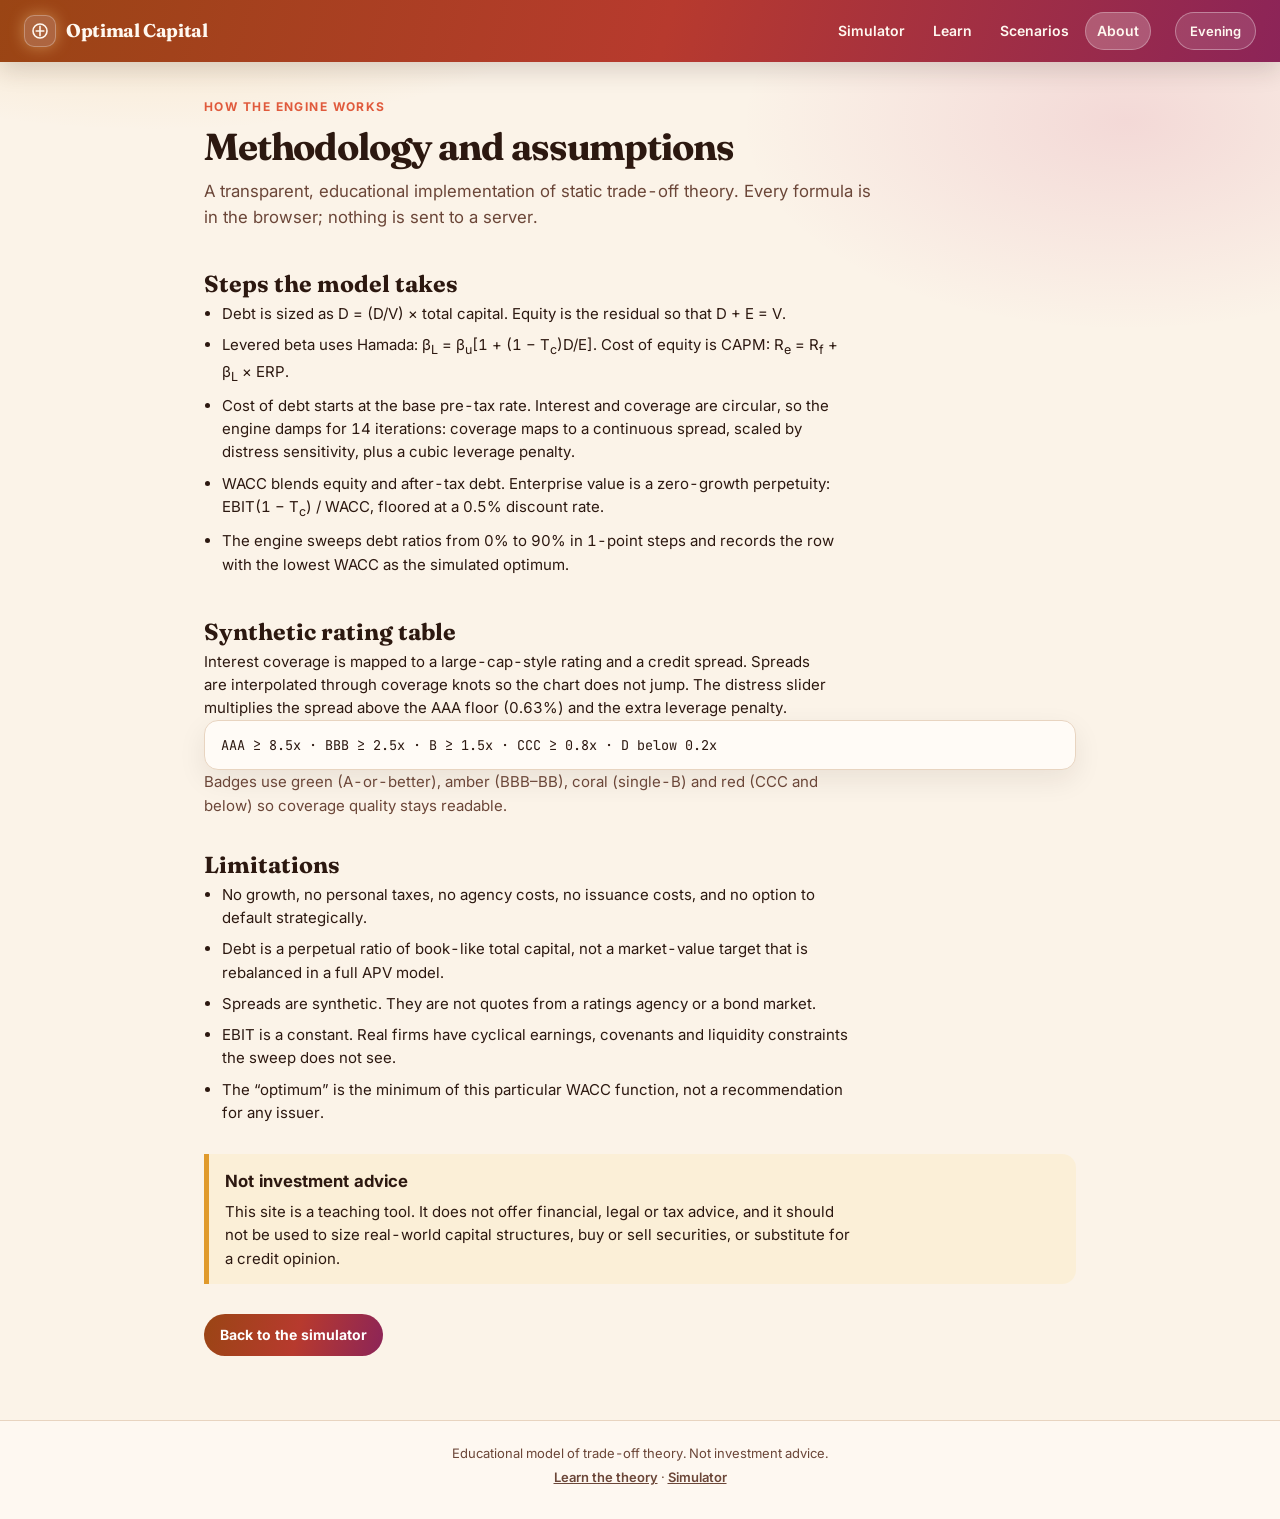
<file: about.html>
<!DOCTYPE html>
<html lang="en">
<head>
<meta charset="UTF-8">
<meta name="viewport" content="width=device-width, initial-scale=1">
<meta name="description" content="Methodology, synthetic rating table, assumptions and limitations of the Optimal Capital Structure Simulator.">
<title>Methodology and assumptions · Optimal Capital</title>
<link rel="preconnect" href="https://fonts.googleapis.com">
<link rel="preconnect" href="https://fonts.gstatic.com" crossorigin>
<link href="https://fonts.googleapis.com/css2?family=Fraunces:opsz,wght@9..144,600;9..144,700&family=Inter:wght@400;500;600;700&family=JetBrains+Mono:wght@400;500;600&display=swap" rel="stylesheet">
<link rel="stylesheet" href="style.css">
</head>
<body>
<a class="skip" href="#main">Skip to content</a>
<header class="site-header">
  <div class="site-header-inner">
    <a class="logo" href="index.html">
      <span class="logo-mark" aria-hidden="true">
        <svg width="18" height="18" viewBox="0 0 18 18" fill="none"><circle cx="9" cy="9" r="7" stroke="#FFF8F0" stroke-width="1.6"/><path d="M9 4.2v9.6M5.2 9h7.6" stroke="#FFF8F0" stroke-width="1.6" stroke-linecap="round"/></svg>
      </span>
      Optimal Capital
    </a>
    <button type="button" class="nav-toggle" aria-expanded="false" aria-controls="site-nav">Menu</button>
    <nav id="site-nav" class="site-nav" aria-label="Primary">
      <a href="index.html">Simulator</a>
      <a href="learn.html">Learn</a>
      <a href="scenarios.html">Scenarios</a>
      <a href="about.html" aria-current="page">About</a>
    </nav>
    <button type="button" class="theme-toggle" id="theme-toggle" aria-pressed="false">Evening</button>
  </div>
</header>

<main id="main" class="page reveal">
  <p class="eyebrow">How the engine works</p>
  <h1>Methodology and assumptions</h1>
  <p class="lede">A transparent, educational implementation of static trade-off theory. Every formula is in the browser; nothing is sent to a server.</p>

  <article class="prose">
    <section>
      <h2>Steps the model takes</h2>
      <ol class="limitations">
        <li>Debt is sized as D = (D/V) × total capital. Equity is the residual so that D + E = V.</li>
        <li>Levered beta uses Hamada: β<sub>L</sub> = β<sub>u</sub>[1 + (1 − T<sub>c</sub>)D/E]. Cost of equity is CAPM: R<sub>e</sub> = R<sub>f</sub> + β<sub>L</sub> × ERP.</li>
        <li>Cost of debt starts at the base pre-tax rate. Interest and coverage are circular, so the engine damps for 14 iterations: coverage maps to a continuous spread, scaled by distress sensitivity, plus a cubic leverage penalty.</li>
        <li>WACC blends equity and after-tax debt. Enterprise value is a zero-growth perpetuity: EBIT(1 − T<sub>c</sub>) / WACC, floored at a 0.5% discount rate.</li>
        <li>The engine sweeps debt ratios from 0% to 90% in 1-point steps and records the row with the lowest WACC as the simulated optimum.</li>
      </ol>
    </section>

    <section>
      <h2>Synthetic rating table</h2>
      <p>Interest coverage is mapped to a large-cap-style rating and a credit spread. Spreads are interpolated through coverage knots so the chart does not jump. The distress slider multiplies the spread above the AAA floor (0.63%) and the extra leverage penalty.</p>
      <div class="formula">AAA ≥ 8.5x · BBB ≥ 2.5x · B ≥ 1.5x · CCC ≥ 0.8x · D below 0.2x</div>
      <p class="muted">Badges use green (A-or-better), amber (BBB–BB), coral (single-B) and red (CCC and below) so coverage quality stays readable.</p>
    </section>

    <section>
      <h2>Limitations</h2>
      <ul class="limitations">
        <li>No growth, no personal taxes, no agency costs, no issuance costs, and no option to default strategically.</li>
        <li>Debt is a perpetual ratio of book-like total capital, not a market-value target that is rebalanced in a full APV model.</li>
        <li>Spreads are synthetic. They are not quotes from a ratings agency or a bond market.</li>
        <li>EBIT is a constant. Real firms have cyclical earnings, covenants and liquidity constraints the sweep does not see.</li>
        <li>The “optimum” is the minimum of this particular WACC function, not a recommendation for any issuer.</li>
      </ul>
    </section>

    <aside class="callout">
      <h3>Not investment advice</h3>
      <p>This site is a teaching tool. It does not offer financial, legal or tax advice, and it should not be used to size real-world capital structures, buy or sell securities, or substitute for a credit opinion.</p>
    </aside>

    <p><a class="btn" href="index.html">Back to the simulator</a></p>
  </article>
</main>

<footer class="site-footer">
  <p>Educational model of trade-off theory. Not investment advice.</p>
  <p><a href="learn.html">Learn the theory</a> · <a href="index.html">Simulator</a></p>
</footer>
<script src="script.js"></script>
</body>
</html>
</file>
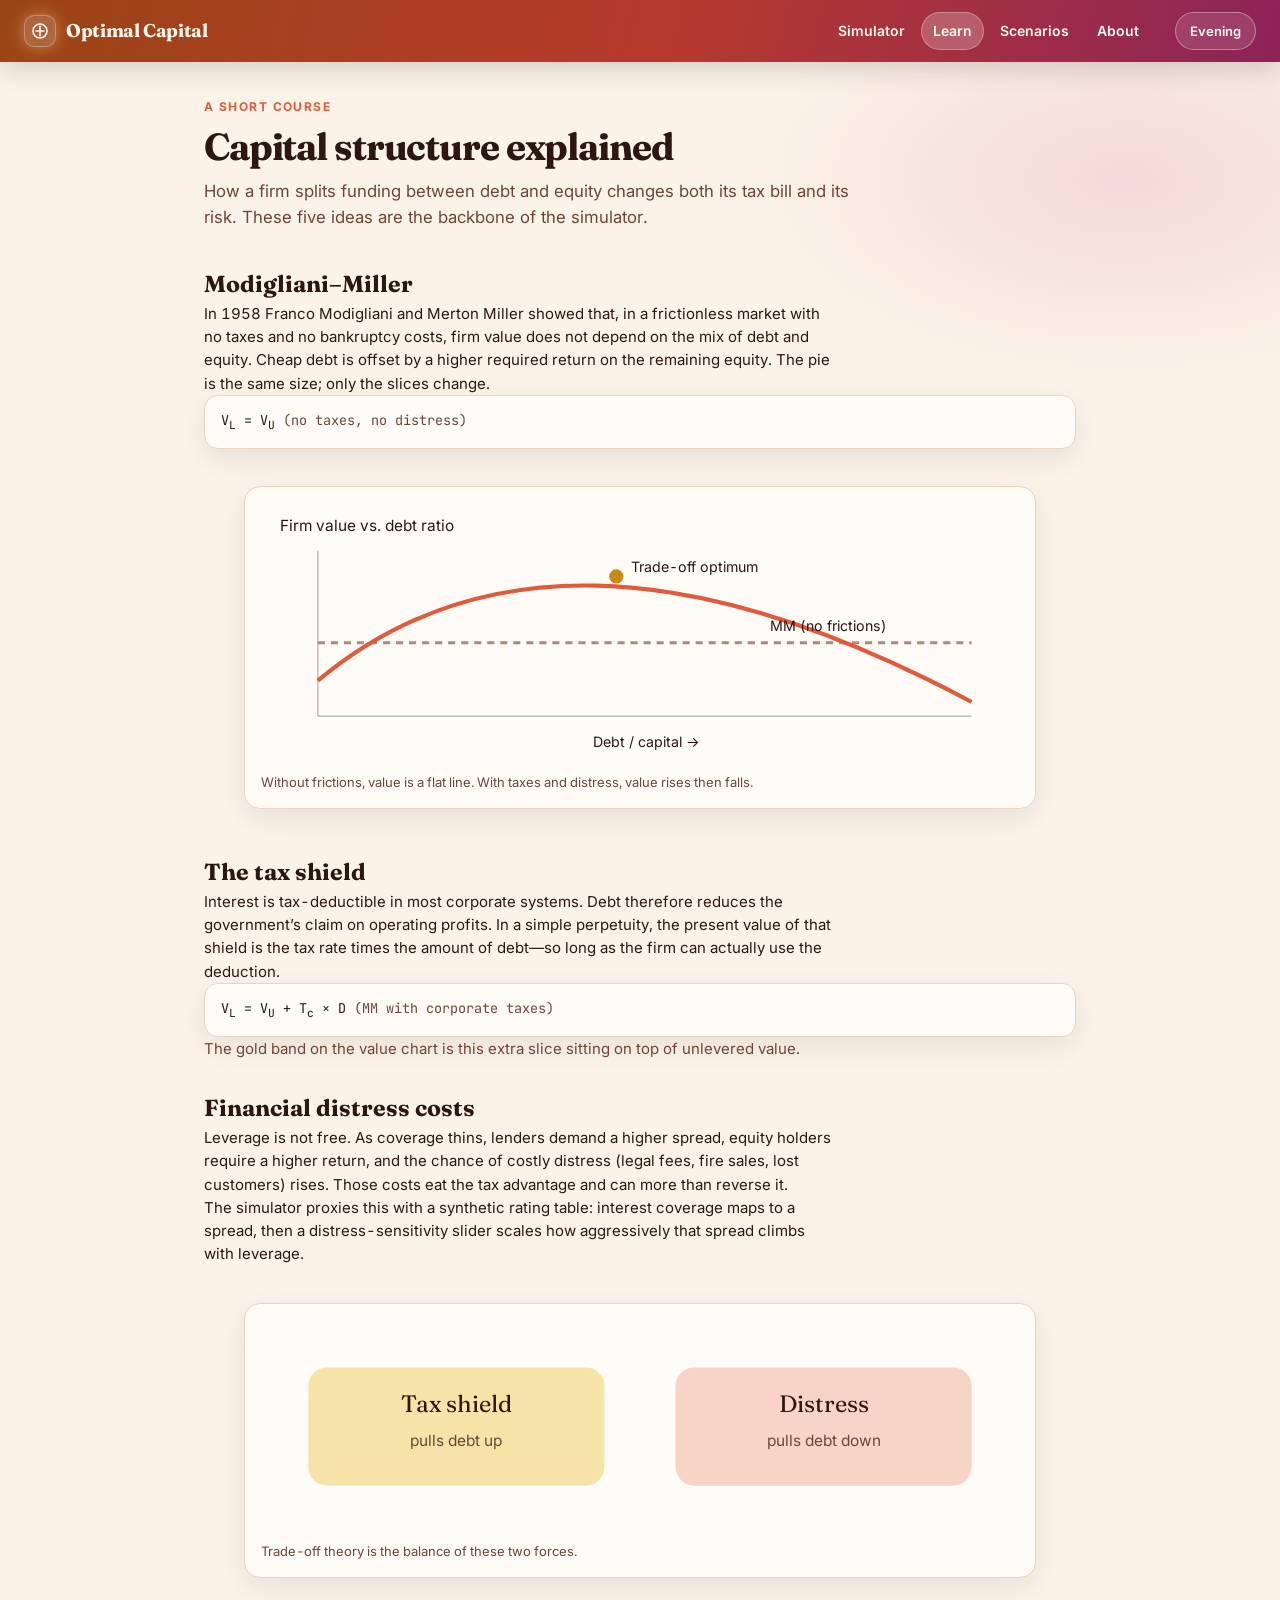
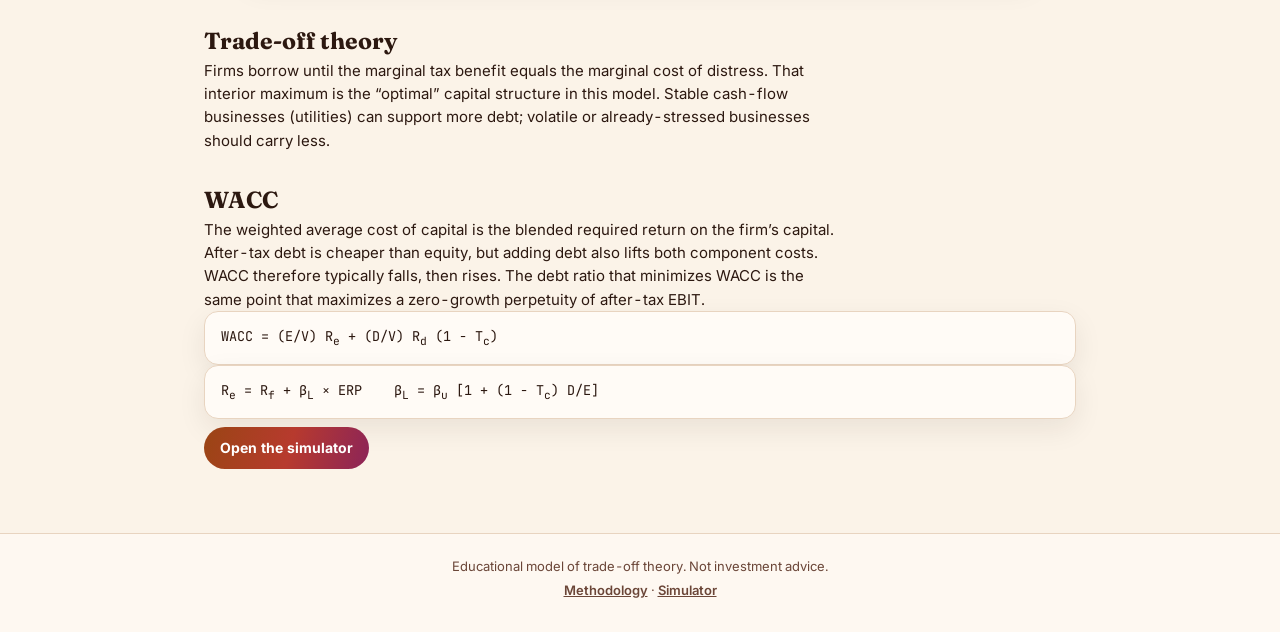
<file: learn.html>
<!DOCTYPE html>
<html lang="en">
<head>
<meta charset="UTF-8">
<meta name="viewport" content="width=device-width, initial-scale=1">
<meta name="description" content="Plain-language guide to Modigliani-Miller, tax shields, financial distress, trade-off theory and WACC.">
<title>Capital structure explained · Optimal Capital</title>
<link rel="preconnect" href="https://fonts.googleapis.com">
<link rel="preconnect" href="https://fonts.gstatic.com" crossorigin>
<link href="https://fonts.googleapis.com/css2?family=Fraunces:opsz,wght@9..144,600;9..144,700&family=Inter:wght@400;500;600;700&family=JetBrains+Mono:wght@400;500;600&display=swap" rel="stylesheet">
<link rel="stylesheet" href="style.css">
</head>
<body>
<a class="skip" href="#main">Skip to content</a>
<header class="site-header">
  <div class="site-header-inner">
    <a class="logo" href="index.html">
      <span class="logo-mark" aria-hidden="true">
        <svg width="18" height="18" viewBox="0 0 18 18" fill="none"><circle cx="9" cy="9" r="7" stroke="#FFF8F0" stroke-width="1.6"/><path d="M9 4.2v9.6M5.2 9h7.6" stroke="#FFF8F0" stroke-width="1.6" stroke-linecap="round"/></svg>
      </span>
      Optimal Capital
    </a>
    <button type="button" class="nav-toggle" aria-expanded="false" aria-controls="site-nav">Menu</button>
    <nav id="site-nav" class="site-nav" aria-label="Primary">
      <a href="index.html">Simulator</a>
      <a href="learn.html" aria-current="page">Learn</a>
      <a href="scenarios.html">Scenarios</a>
      <a href="about.html">About</a>
    </nav>
    <button type="button" class="theme-toggle" id="theme-toggle" aria-pressed="false">Evening</button>
  </div>
</header>

<main id="main" class="page reveal">
  <p class="eyebrow">A short course</p>
  <h1>Capital structure explained</h1>
  <p class="lede">How a firm splits funding between debt and equity changes both its tax bill and its risk. These five ideas are the backbone of the simulator.</p>

  <article class="prose">
    <section>
      <h2>Modigliani–Miller</h2>
      <p>In 1958 Franco Modigliani and Merton Miller showed that, in a frictionless market with no taxes and no bankruptcy costs, firm value does not depend on the mix of debt and equity. Cheap debt is offset by a higher required return on the remaining equity. The pie is the same size; only the slices change.</p>
      <div class="formula">V<sub>L</sub> = V<sub>U</sub> <span class="muted">(no taxes, no distress)</span></div>
    </section>

    <figure class="illust" aria-label="Illustration of MM versus trade-off theory">
      <svg viewBox="0 0 640 220" role="img">
        <title>Flat MM value versus a hump-shaped trade-off value</title>
        <text x="16" y="24" fill="currentColor" font-family="Inter,sans-serif" font-size="13">Firm value vs. debt ratio</text>
        <line x1="48" y1="180" x2="600" y2="180" stroke="currentColor" stroke-opacity=".35"/>
        <line x1="48" y1="40" x2="48" y2="180" stroke="currentColor" stroke-opacity=".35"/>
        <path d="M48 118 H600" stroke="#B08972" stroke-width="2.5" stroke-dasharray="6 5" fill="none"/>
        <path d="M48 150 C 180 40, 360 40, 600 168" stroke="#E05A3C" stroke-width="3.5" fill="none"/>
        <circle cx="300" cy="62" r="6" fill="#C98912"/>
        <text x="312" y="58" font-family="Inter,sans-serif" font-size="12" fill="currentColor">Trade-off optimum</text>
        <text x="430" y="108" font-family="Inter,sans-serif" font-size="12" fill="currentColor">MM (no frictions)</text>
        <text x="280" y="206" font-family="Inter,sans-serif" font-size="12" fill="currentColor">Debt / capital →</text>
      </svg>
      <figcaption>Without frictions, value is a flat line. With taxes and distress, value rises then falls.</figcaption>
    </figure>

    <section>
      <h2>The tax shield</h2>
      <p>Interest is tax-deductible in most corporate systems. Debt therefore reduces the government’s claim on operating profits. In a simple perpetuity, the present value of that shield is the tax rate times the amount of debt—so long as the firm can actually use the deduction.</p>
      <div class="formula">V<sub>L</sub> = V<sub>U</sub> + T<sub>c</sub> × D <span class="muted">(MM with corporate taxes)</span></div>
      <p class="muted">The gold band on the value chart is this extra slice sitting on top of unlevered value.</p>
    </section>

    <section>
      <h2>Financial distress costs</h2>
      <p>Leverage is not free. As coverage thins, lenders demand a higher spread, equity holders require a higher return, and the chance of costly distress (legal fees, fire sales, lost customers) rises. Those costs eat the tax advantage and can more than reverse it.</p>
      <p>The simulator proxies this with a synthetic rating table: interest coverage maps to a spread, then a distress-sensitivity slider scales how aggressively that spread climbs with leverage.</p>
    </section>

    <figure class="illust" aria-label="Tax shield versus distress costs">
      <svg viewBox="0 0 640 180" role="img">
        <title>Two opposing forces on leverage</title>
        <rect x="40" y="40" width="250" height="100" rx="16" fill="#F6E3A8"/>
        <text x="165" y="78" text-anchor="middle" font-family="Fraunces,serif" font-size="20" fill="#2C1810">Tax shield</text>
        <text x="165" y="106" text-anchor="middle" font-family="Inter,sans-serif" font-size="13" fill="#6B4638">pulls debt up</text>
        <rect x="350" y="40" width="250" height="100" rx="16" fill="#F8D4C8"/>
        <text x="475" y="78" text-anchor="middle" font-family="Fraunces,serif" font-size="20" fill="#2C1810">Distress</text>
        <text x="475" y="106" text-anchor="middle" font-family="Inter,sans-serif" font-size="13" fill="#6B4638">pulls debt down</text>
      </svg>
      <figcaption>Trade-off theory is the balance of these two forces.</figcaption>
    </figure>

    <section>
      <h2>Trade-off theory</h2>
      <p>Firms borrow until the marginal tax benefit equals the marginal cost of distress. That interior maximum is the “optimal” capital structure in this model. Stable cash-flow businesses (utilities) can support more debt; volatile or already-stressed businesses should carry less.</p>
    </section>

    <section>
      <h2>WACC</h2>
      <p>The weighted average cost of capital is the blended required return on the firm’s capital. After-tax debt is cheaper than equity, but adding debt also lifts both component costs. WACC therefore typically falls, then rises. The debt ratio that minimizes WACC is the same point that maximizes a zero-growth perpetuity of after-tax EBIT.</p>
      <div class="formula">WACC = (E/V) R<sub>e</sub> + (D/V) R<sub>d</sub> (1 − T<sub>c</sub>)</div>
      <div class="formula">R<sub>e</sub> = R<sub>f</sub> + β<sub>L</sub> × ERP &nbsp;&nbsp; β<sub>L</sub> = β<sub>u</sub> [1 + (1 − T<sub>c</sub>) D/E]</div>
      <p><a class="btn" href="index.html">Open the simulator</a></p>
    </section>
  </article>
</main>

<footer class="site-footer">
  <p>Educational model of trade-off theory. Not investment advice.</p>
  <p><a href="about.html">Methodology</a> · <a href="index.html">Simulator</a></p>
</footer>
<script src="script.js"></script>
</body>
</html>
</file>
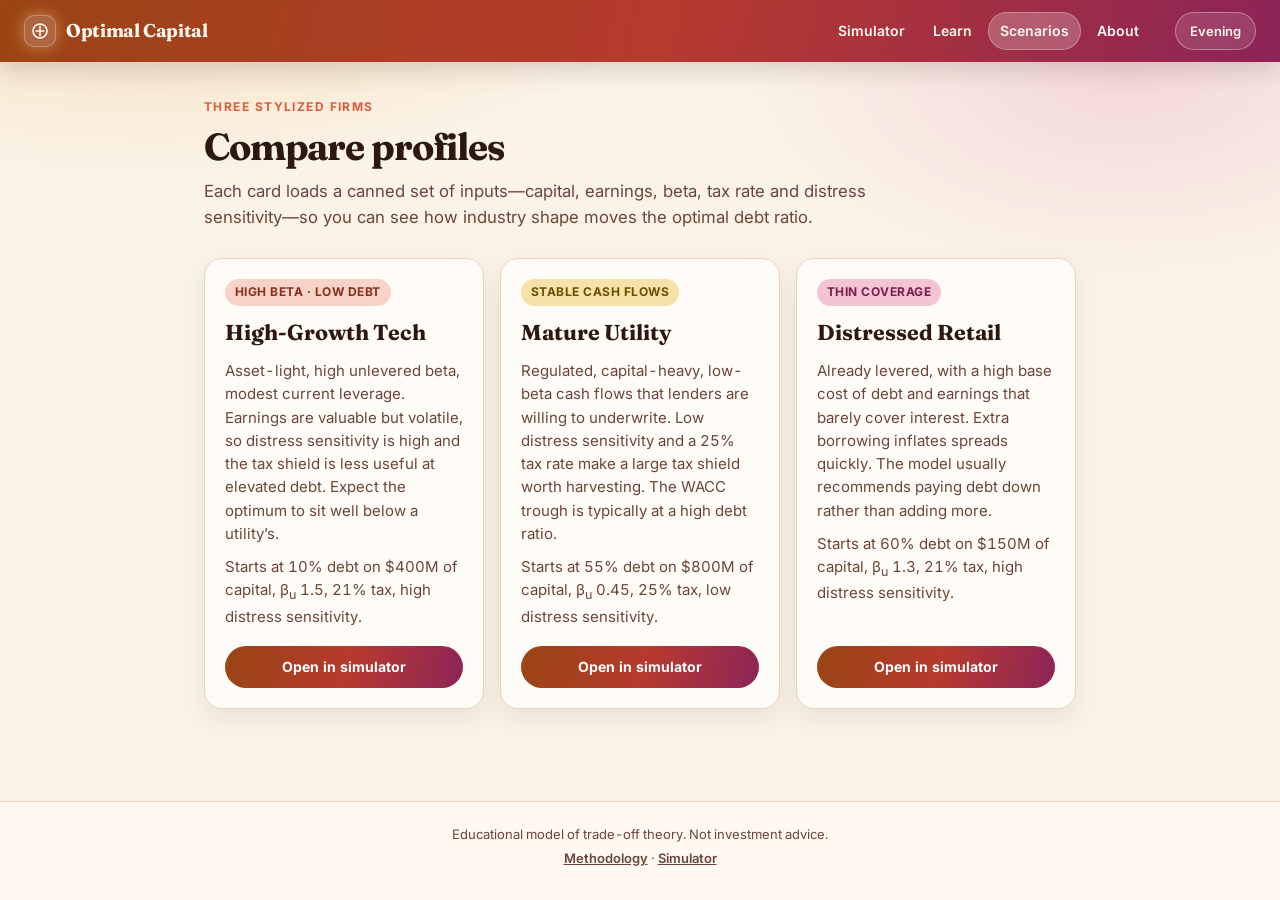
<file: scenarios.html>
<!DOCTYPE html>
<html lang="en">
<head>
<meta charset="UTF-8">
<meta name="viewport" content="width=device-width, initial-scale=1">
<meta name="description" content="Compare high-growth tech, mature utility and distressed retail capital-structure profiles in the simulator.">
<title>Compare profiles · Optimal Capital</title>
<link rel="preconnect" href="https://fonts.googleapis.com">
<link rel="preconnect" href="https://fonts.gstatic.com" crossorigin>
<link href="https://fonts.googleapis.com/css2?family=Fraunces:opsz,wght@9..144,600;9..144,700&family=Inter:wght@400;500;600;700&family=JetBrains+Mono:wght@400;500;600&display=swap" rel="stylesheet">
<link rel="stylesheet" href="style.css">
</head>
<body>
<a class="skip" href="#main">Skip to content</a>
<header class="site-header">
  <div class="site-header-inner">
    <a class="logo" href="index.html">
      <span class="logo-mark" aria-hidden="true">
        <svg width="18" height="18" viewBox="0 0 18 18" fill="none"><circle cx="9" cy="9" r="7" stroke="#FFF8F0" stroke-width="1.6"/><path d="M9 4.2v9.6M5.2 9h7.6" stroke="#FFF8F0" stroke-width="1.6" stroke-linecap="round"/></svg>
      </span>
      Optimal Capital
    </a>
    <button type="button" class="nav-toggle" aria-expanded="false" aria-controls="site-nav">Menu</button>
    <nav id="site-nav" class="site-nav" aria-label="Primary">
      <a href="index.html">Simulator</a>
      <a href="learn.html">Learn</a>
      <a href="scenarios.html" aria-current="page">Scenarios</a>
      <a href="about.html">About</a>
    </nav>
    <button type="button" class="theme-toggle" id="theme-toggle" aria-pressed="false">Evening</button>
  </div>
</header>

<main id="main" class="page reveal">
  <p class="eyebrow">Three stylized firms</p>
  <h1>Compare profiles</h1>
  <p class="lede">Each card loads a canned set of inputs—capital, earnings, beta, tax rate and distress sensitivity—so you can see how industry shape moves the optimal debt ratio.</p>

  <div class="cards">
    <article class="profile">
      <span class="chip chip-tech">High beta · low debt</span>
      <h2>High-Growth Tech</h2>
      <p>Asset-light, high unlevered beta, modest current leverage. Earnings are valuable but volatile, so distress sensitivity is high and the tax shield is less useful at elevated debt. Expect the optimum to sit well below a utility’s.</p>
      <p>Starts at 10% debt on $400M of capital, β<sub>u</sub> 1.5, 21% tax, high distress sensitivity.</p>
      <a class="btn" href="index.html#preset=tech">Open in simulator</a>
    </article>

    <article class="profile">
      <span class="chip chip-utility">Stable cash flows</span>
      <h2>Mature Utility</h2>
      <p>Regulated, capital-heavy, low-beta cash flows that lenders are willing to underwrite. Low distress sensitivity and a 25% tax rate make a large tax shield worth harvesting. The WACC trough is typically at a high debt ratio.</p>
      <p>Starts at 55% debt on $800M of capital, β<sub>u</sub> 0.45, 25% tax, low distress sensitivity.</p>
      <a class="btn" href="index.html#preset=utility">Open in simulator</a>
    </article>

    <article class="profile">
      <span class="chip chip-retail">Thin coverage</span>
      <h2>Distressed Retail</h2>
      <p>Already levered, with a high base cost of debt and earnings that barely cover interest. Extra borrowing inflates spreads quickly. The model usually recommends paying debt down rather than adding more.</p>
      <p>Starts at 60% debt on $150M of capital, β<sub>u</sub> 1.3, 21% tax, high distress sensitivity.</p>
      <a class="btn" href="index.html#preset=retail">Open in simulator</a>
    </article>
  </div>
</main>

<footer class="site-footer">
  <p>Educational model of trade-off theory. Not investment advice.</p>
  <p><a href="about.html">Methodology</a> · <a href="index.html">Simulator</a></p>
</footer>
<script src="script.js"></script>
</body>
</html>
</file>
<file: style.css>
:root {
  --paper: #FBF3E8;
  --surface: #FFFBF6;
  --ink: #2C1810;
  --muted: #6B4638;
  --rule: #E8D4C0;
  --amber: #E09A2B;
  --coral: #E05A3C;
  --saffron: #E8B84A;
  --rose: #C43A6E;
  --gold: #D4A017;
  --green: #1E7048;
  --red: #C23B34;
  --grad: linear-gradient(105deg, #E09A2B 0%, #E05A3C 52%, #C43A6E 100%);
  --header: linear-gradient(105deg, #9A4514 0%, #B73A2E 52%, #8C2458 100%);
  --glow-a: rgba(224, 154, 43, .28);
  --glow-b: rgba(224, 90, 60, .18);
  --glow-c: rgba(196, 58, 110, .14);
  --header-ink: #FFF8F0;
  --track: #EEDFCC;
  --shadow: 0 10px 28px rgba(44, 24, 16, .08);
  --chart-wacc: #E05A3C;
  --chart-ke: #C43A6E;
  --chart-kd: #D4A017;
  --chart-opt: #C98912;
  --chart-shield: rgba(232, 184, 74, .32);
  --chart-distress: rgba(196, 59, 52, .2);
  --chart-unlev: #B08972;
  --display: "Fraunces", "Times New Roman", serif;
  --sans: Inter, system-ui, sans-serif;
  --mono: "JetBrains Mono", ui-monospace, Menlo, Consolas, monospace;
  --kpi-wacc: #E05A3C;
  --kpi-ev: #D4A017;
  --kpi-icr: #C43A6E;
  --kpi-opt: #E09A2B;
  color-scheme: light;
}

[data-theme="dark"] {
  --paper: #17141C;
  --surface: #241C1A;
  --ink: #F6E8D8;
  --muted: #C9A890;
  --rule: #3A2E2A;
  --amber: #F0B84A;
  --coral: #FF7A55;
  --saffron: #F0C14A;
  --rose: #F06A9A;
  --gold: #F0C14A;
  --green: #2F9A68;
  --red: #E85A52;
  --grad: linear-gradient(105deg, #C98912 0%, #E05A3C 50%, #C43A6E 100%);
  --header: linear-gradient(105deg, #2A1814 0%, #3A1C22 50%, #24141C 100%);
  --glow-a: rgba(240, 184, 74, .18);
  --glow-b: rgba(255, 122, 85, .12);
  --glow-c: rgba(240, 106, 154, .1);
  --header-ink: #FFF4E6;
  --track: #3A2E2A;
  --shadow: 0 12px 32px rgba(0, 0, 0, .35);
  --chart-wacc: #FF7A55;
  --chart-ke: #F06A9A;
  --chart-kd: #F0C14A;
  --chart-opt: #FFD166;
  --chart-shield: rgba(240, 193, 74, .28);
  --chart-distress: rgba(232, 90, 82, .24);
  --chart-unlev: #C4A892;
  --kpi-wacc: #FF7A55;
  --kpi-ev: #F0C14A;
  --kpi-icr: #F06A9A;
  --kpi-opt: #F0B84A;
  color-scheme: dark;
}

*,
*::before,
*::after { box-sizing: border-box; }

html { scroll-behavior: smooth; }

body {
  margin: 0;
  min-height: 100vh;
  display: flex;
  flex-direction: column;
  background:
    radial-gradient(900px 420px at 12% -8%, var(--glow-a), transparent 60%),
    radial-gradient(700px 380px at 88% 8%, var(--glow-c), transparent 55%),
    var(--paper);
  color: var(--ink);
  font: 15px/1.55 var(--sans);
  font-variant-numeric: tabular-nums;
}

button, input { font: inherit; color: inherit; }
a { color: var(--coral); }
a:hover { color: var(--rose); }

:focus-visible {
  outline: 2px solid var(--coral);
  outline-offset: 3px;
}

.skip {
  position: absolute;
  left: 12px;
  top: -48px;
  z-index: 20;
  background: var(--ink);
  color: var(--header-ink);
  padding: 8px 12px;
  border-radius: 8px;
}
.skip:focus { top: 12px; }

/* ----- Header / nav ----- */
.site-header {
  position: sticky;
  top: 0;
  z-index: 10;
  background: var(--header);
  color: var(--header-ink);
  box-shadow: 0 8px 24px rgba(44, 24, 16, .16);
}
[data-theme="dark"] .site-header {
  box-shadow: 0 0 40px rgba(240, 184, 74, .16), 0 8px 24px rgba(0, 0, 0, .35);
}
.site-header-inner {
  max-width: 1440px;
  margin: 0 auto;
  padding: 12px 24px;
  display: flex;
  flex-wrap: wrap;
  align-items: center;
  gap: 12px 20px;
  position: relative;
}
.logo {
  display: flex;
  align-items: center;
  gap: 10px;
  color: inherit;
  text-decoration: none;
  font-family: var(--display);
  font-weight: 700;
  font-size: 1.15rem;
  letter-spacing: -.02em;
}
.logo:hover { color: inherit; }
.logo-mark {
  width: 32px;
  height: 32px;
  border-radius: 10px;
  background: rgba(255, 255, 255, .18);
  box-shadow: inset 0 0 0 1px rgba(255, 255, 255, .28), 0 0 16px rgba(255, 214, 140, .45);
  display: grid;
  place-items: center;
}
.logo-mark svg { display: block; }
.site-nav {
  display: flex;
  flex-wrap: wrap;
  gap: 4px;
  margin-left: auto;
}
.site-nav a {
  color: inherit;
  text-decoration: none;
  font-weight: 600;
  font-size: 14px;
  padding: 8px 12px;
  border-radius: 999px;
}
.site-nav a:hover { background: rgba(255, 255, 255, .14); color: inherit; }
.site-nav a[aria-current="page"] {
  background: rgba(255, 255, 255, .22);
  box-shadow: inset 0 0 0 1px rgba(255, 255, 255, .28);
}
.nav-toggle, .theme-toggle {
  border: 1px solid rgba(255, 255, 255, .35);
  background: rgba(255, 255, 255, .12);
  color: inherit;
  border-radius: 999px;
  padding: 8px 14px;
  cursor: pointer;
  font-weight: 600;
  font-size: 13px;
}
.nav-toggle { display: none; margin-left: auto; }
.theme-toggle { margin-left: 4px; }
.nav-toggle:hover, .theme-toggle:hover { background: rgba(255, 255, 255, .22); }

.site-footer {
  margin-top: auto;
  padding: 22px 24px 28px;
  text-align: center;
  color: var(--muted);
  font-size: 13px;
  border-top: 1px solid var(--rule);
  background: color-mix(in srgb, var(--surface) 70%, transparent);
}
.site-footer p { margin: 0 0 4px; }
.site-footer a { color: inherit; font-weight: 600; }

/* ----- Page chrome ----- */
.page {
  max-width: 920px;
  margin: 0 auto;
  padding: 36px 24px 64px;
  width: 100%;
}
.hero, .page-hero {
  position: relative;
  max-width: 1440px;
  margin: 0 auto;
  padding: 36px 24px 8px;
}
.hero::before, .kpis::before {
  content: "";
  position: absolute;
  inset: -40px 8% auto;
  height: 180px;
  background:
    radial-gradient(closest-side, var(--glow-a), transparent 70%),
    radial-gradient(closest-side at 80% 40%, var(--glow-b), transparent 70%);
  pointer-events: none;
  z-index: 0;
}
.hero > *, .page-hero > * { position: relative; }
.eyebrow {
  margin: 0 0 8px;
  font-size: 12px;
  font-weight: 700;
  letter-spacing: .12em;
  text-transform: uppercase;
  color: var(--coral);
}
.hero h1, .page-hero h1, .page h1 {
  font-family: var(--display);
  font-size: clamp(1.7rem, 3vw, 2.35rem);
  font-weight: 700;
  letter-spacing: -.03em;
  line-height: 1.15;
  margin: 0 0 10px;
}
.lede {
  margin: 0;
  max-width: 62ch;
  color: var(--muted);
  font-size: 1.05rem;
}

/* ----- Simulator ----- */
.presets {
  display: flex;
  flex-wrap: wrap;
  gap: 8px;
  align-items: center;
  margin-top: 18px;
}
.presets-label { color: var(--muted); font-size: 13px; margin-right: 4px; }
.presets button {
  border: 0;
  border-radius: 999px;
  padding: 8px 14px;
  cursor: pointer;
  font-weight: 600;
  font-size: 13px;
  color: var(--ink);
  box-shadow: 0 1px 0 rgba(255, 255, 255, .6) inset, 0 4px 12px rgba(44, 24, 16, .08);
}
.presets button[data-preset="tech"] { background: #F8D4C8; }
.presets button[data-preset="utility"] { background: #F6E3A8; }
.presets button[data-preset="retail"] { background: #F3C5D4; }
.presets button:hover { transform: translateY(-1px); }
.presets button.on {
  color: #fff;
  box-shadow: 0 6px 16px rgba(224, 90, 60, .28);
}
.presets button.on[data-preset="tech"] { background: #B33A28; }
.presets button.on[data-preset="utility"] { background: #7A4A00; }
.presets button.on[data-preset="retail"] { background: #8C2458; }
.presets .ghost {
  background: transparent;
  box-shadow: none;
  text-decoration: underline;
  text-underline-offset: 3px;
  color: var(--muted);
}

.app {
  display: grid;
  grid-template-columns: 340px minmax(0, 1fr);
  gap: 24px;
  max-width: 1440px;
  margin: 0 auto;
  padding: 20px 24px 48px;
  align-items: start;
  width: 100%;
}
.panel, .card {
  background: var(--surface);
  border: 1px solid var(--rule);
  border-radius: 16px;
  box-shadow: var(--shadow);
}
.controls {
  padding: 8px 20px 20px;
  position: sticky;
  top: 76px;
  max-height: calc(100vh - 92px);
  overflow: auto;
}
fieldset { border: 0; margin: 0; padding: 12px 0 0; }
legend {
  font-weight: 700;
  font-size: 14px;
  padding: 0;
  margin-top: 12px;
  width: 100%;
  border-bottom: 2px solid var(--ink);
  padding-bottom: 6px;
}
.field { margin-top: 14px; }
.field .row1 { display: flex; justify-content: space-between; align-items: center; gap: 8px; }
.field label, .lbl { font-size: 13px; font-weight: 500; color: var(--ink); }
.field label sub, .lbl sub { font-size: 10px; }
.field small { display: block; color: var(--muted); font-size: 12px; margin-top: 4px; }
.num {
  display: flex;
  align-items: center;
  border: 1px solid var(--rule);
  border-radius: 10px;
  background: color-mix(in srgb, var(--paper) 70%, var(--surface));
  padding: 0 8px;
  width: 112px;
}
.num:focus-within { border-color: var(--coral); box-shadow: 0 0 0 3px color-mix(in srgb, var(--coral) 22%, transparent); }
.num input {
  width: 100%;
  border: 0;
  background: transparent;
  text-align: right;
  font-family: var(--mono);
  font-size: 13px;
  padding: 5px 2px;
  min-width: 0;
}
.num input:focus { outline: 0; }
.num span { color: var(--muted); font-size: 12px; margin-left: 4px; }

input[type="range"] {
  -webkit-appearance: none;
  appearance: none;
  width: 100%;
  margin: 10px 0 0;
  height: 8px;
  border-radius: 999px;
  background:
    linear-gradient(90deg, #E09A2B, #E05A3C, #C43A6E) 0 / var(--fill, 30%) 100% no-repeat,
    var(--track);
  cursor: pointer;
}
input[type="range"]::-webkit-slider-thumb {
  -webkit-appearance: none;
  width: 18px;
  height: 18px;
  border-radius: 50%;
  background: #fff;
  border: 3px solid var(--coral);
  box-shadow: 0 0 0 4px color-mix(in srgb, var(--coral) 22%, transparent), 0 2px 8px rgba(44, 24, 16, .2);
}
input[type="range"]::-moz-range-track {
  height: 8px;
  border-radius: 999px;
  border: none;
  background:
    linear-gradient(90deg, #E09A2B, #E05A3C, #C43A6E) 0 / var(--fill, 30%) 100% no-repeat,
    var(--track);
}
input[type="range"]::-moz-range-thumb {
  width: 18px;
  height: 18px;
  border-radius: 50%;
  background: #fff;
  border: 3px solid var(--coral);
  box-shadow: 0 0 0 4px color-mix(in srgb, var(--coral) 22%, transparent);
}

.seg {
  display: grid;
  grid-template-columns: repeat(3, 1fr);
  border: 1px solid var(--rule);
  border-radius: 999px;
  overflow: hidden;
  margin-top: 6px;
  background: var(--paper);
}
.seg label { position: relative; }
.seg input { position: absolute; opacity: 0; inset: 0; }
.seg span {
  display: block;
  text-align: center;
  padding: 8px 0;
  font-size: 13px;
  font-weight: 600;
  cursor: pointer;
}
.seg input:checked + span {
  background: var(--header);
  color: #fff;
}
.seg input:focus-visible + span { outline: 2px solid var(--coral); outline-offset: -2px; }

.out { display: grid; gap: 16px; min-width: 0; }
.kpis {
  position: relative;
  display: grid;
  grid-template-columns: repeat(auto-fit, minmax(210px, 1fr));
  gap: 14px;
}
.kpi {
  background: var(--surface);
  padding: 16px 18px;
  display: flex;
  flex-direction: column;
  gap: 4px;
  border-radius: 16px;
  border: 1px solid var(--rule);
  box-shadow: var(--shadow);
  transition: transform .2s ease, box-shadow .2s ease;
}
.kpi:hover { transform: translateY(-3px); }
.kpi-wacc { box-shadow: 0 10px 24px color-mix(in srgb, var(--kpi-wacc) 28%, transparent); border-top: 4px solid var(--kpi-wacc); }
.kpi-ev { box-shadow: 0 10px 24px color-mix(in srgb, var(--kpi-ev) 28%, transparent); border-top: 4px solid var(--kpi-ev); }
.kpi-icr { box-shadow: 0 10px 24px color-mix(in srgb, var(--kpi-icr) 28%, transparent); border-top: 4px solid var(--kpi-icr); }
.kpi-opt { box-shadow: 0 10px 24px color-mix(in srgb, var(--kpi-opt) 32%, transparent); border-top: 4px solid var(--kpi-opt); background: color-mix(in srgb, var(--saffron) 16%, var(--surface)); }
.k-label { font-size: 13px; color: var(--muted); font-weight: 500; }
.kpi strong {
  font-family: var(--mono);
  font-size: 26px;
  font-weight: 600;
  letter-spacing: -.02em;
  line-height: 1.2;
}
.kpi strong small { font-size: 14px; color: var(--muted); font-weight: 500; }
.k-sub { font-size: 12.5px; color: var(--muted); }
.up { color: var(--green); font-weight: 600; }
.down { color: var(--red); font-weight: 600; }
.badge {
  font: 600 12px var(--mono);
  font-style: normal;
  padding: 2px 8px;
  border-radius: 999px;
  vertical-align: middle;
  color: #fff;
  background: var(--muted);
  letter-spacing: 0;
}
.badge[data-t="a"] { background: var(--green); }
.badge[data-t="b"] { background: #7A4A00; }
.badge[data-t="c"] { background: #B33A28; }
.badge[data-t="d"] { background: #A82A28; }
[data-theme="dark"] .badge[data-t="a"] { background: #1E7048; }
[data-theme="dark"] .badge[data-t="b"] { background: #7A4A00; }

.card { padding: 16px 18px; }
.card h2 {
  margin: 0;
  font-size: 1.05rem;
  font-weight: 700;
  font-family: var(--display);
}
.hint { margin: 2px 0 8px; color: var(--muted); font-size: 12.5px; }
.chart { position: relative; height: 340px; }
.row { display: grid; grid-template-columns: minmax(0, 1.1fr) minmax(0, 1fr); gap: 16px; }
.insight { border-left: 5px solid var(--coral); }
.insight.warn { border-left-color: var(--amber); }
.insight.bad { border-left-color: var(--red); }
#insight-body p { margin: 10px 0 0; max-width: 70ch; }
table { width: 100%; border-collapse: collapse; margin-top: 8px; font-size: 13px; }
th, td { padding: 8px 6px; text-align: right; border-bottom: 1px solid var(--rule); }
th:first-child, td:first-child { text-align: left; color: var(--muted); font-weight: 500; }
thead th { font-weight: 600; color: var(--ink); }
td { font-family: var(--mono); }
td:first-child { font-family: var(--sans); }
.notes summary { cursor: pointer; font-weight: 700; font-size: 1.05rem; font-family: var(--display); }
.notes p { color: var(--muted); font-size: 13px; max-width: 80ch; }

/* ----- Content pages ----- */
.prose { display: grid; gap: 22px; margin-top: 28px; }
.prose h2 {
  font-family: var(--display);
  font-size: 1.45rem;
  margin: 8px 0 0;
}
.prose h3 { font-size: 1.05rem; margin: 0 0 6px; }
.prose p { margin: 0; color: var(--ink); max-width: 70ch; }
.prose .muted { color: var(--muted); }
.formula {
  background: var(--surface);
  border: 1px solid var(--rule);
  border-radius: 14px;
  padding: 14px 16px;
  box-shadow: var(--shadow);
  font-family: var(--mono);
  font-size: 13.5px;
  overflow-x: auto;
}
.illust {
  background: var(--surface);
  border: 1px solid var(--rule);
  border-radius: 16px;
  padding: 16px;
  box-shadow: var(--shadow);
}
.illust svg { width: 100%; height: auto; display: block; }
.illust figcaption { margin-top: 8px; color: var(--muted); font-size: 13px; }

.cards {
  display: grid;
  grid-template-columns: repeat(auto-fit, minmax(240px, 1fr));
  gap: 16px;
  margin-top: 28px;
}
.profile {
  background: var(--surface);
  border: 1px solid var(--rule);
  border-radius: 18px;
  padding: 20px;
  box-shadow: var(--shadow);
  display: flex;
  flex-direction: column;
  gap: 10px;
  transition: transform .2s ease;
}
.profile:hover { transform: translateY(-4px); }
.profile h2 { font-family: var(--display); margin: 0; font-size: 1.35rem; }
.profile p { margin: 0; color: var(--muted); flex: 1; }
.chip {
  align-self: flex-start;
  font-size: 12px;
  font-weight: 700;
  letter-spacing: .04em;
  text-transform: uppercase;
  padding: 4px 10px;
  border-radius: 999px;
}
.chip-tech { background: #F8D4C8; color: #8A2E1C; }
.chip-utility { background: #F6E3A8; color: #6B4E00; }
.chip-retail { background: #F3C5D4; color: #7A2048; }
[data-theme="dark"] .chip-tech { color: #FFD4C8; background: #5A2A22; }
[data-theme="dark"] .chip-utility { color: #FFE9A8; background: #4A3A12; }
[data-theme="dark"] .chip-retail { color: #FFD0E0; background: #4A2234; }
.btn {
  display: inline-flex;
  align-items: center;
  justify-content: center;
  text-decoration: none;
  font-weight: 700;
  font-size: 14px;
  color: #fff;
  background: var(--header);
  border-radius: 999px;
  padding: 10px 16px;
  margin-top: 8px;
}
.btn:hover { color: #fff; filter: brightness(1.05); }
.limitations { list-style: disc; padding-left: 1.2em; margin: 0; }
.limitations li { margin: 0 0 8px; max-width: 70ch; }
.callout {
  border-left: 5px solid var(--amber);
  background: color-mix(in srgb, var(--saffron) 18%, var(--surface));
  padding: 14px 16px;
  border-radius: 0 14px 14px 0;
}

.reveal { animation: rise .7s ease both; }
@keyframes rise {
  from { opacity: 0; transform: translateY(14px); }
  to { opacity: 1; transform: none; }
}

@media (max-width: 980px) {
  .app { grid-template-columns: 1fr; padding: 16px; }
  .controls { position: static; max-height: none; }
  .row { grid-template-columns: 1fr; }
}
@media (max-width: 760px) {
  .nav-toggle { display: inline-flex; }
  .site-nav {
    display: none;
    flex-direction: column;
    width: 100%;
    order: 5;
    background: rgba(44, 24, 16, .12);
    border-radius: 14px;
    padding: 8px;
  }
  .site-nav.open { display: flex; }
  .theme-toggle { margin-left: 0; }
}
@media (max-width: 560px) {
  .chart { height: 280px; }
  .site-header-inner, .hero, .page, .app { padding-left: 16px; padding-right: 16px; }
}

@media (prefers-reduced-motion: reduce) {
  html { scroll-behavior: auto; }
  *, *::before, *::after {
    transition: none !important;
    animation: none !important;
  }
}
</file>
